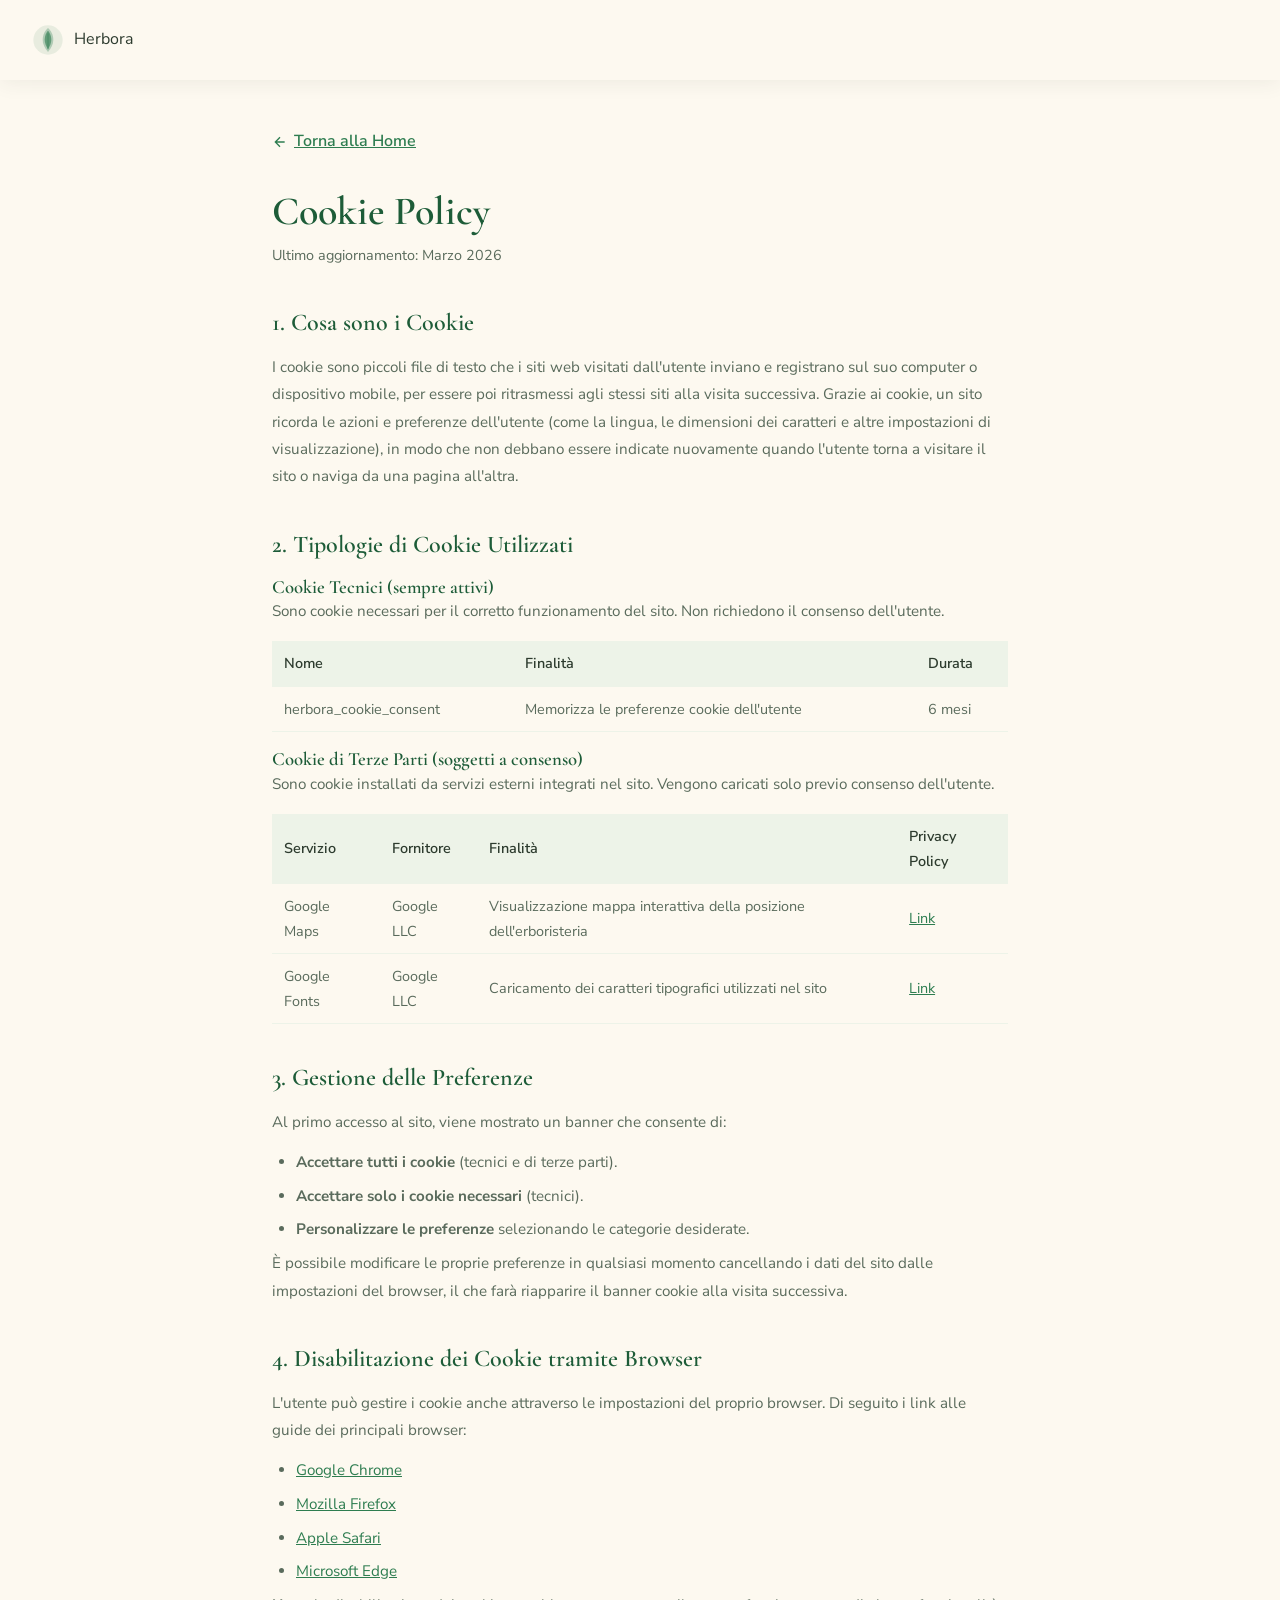
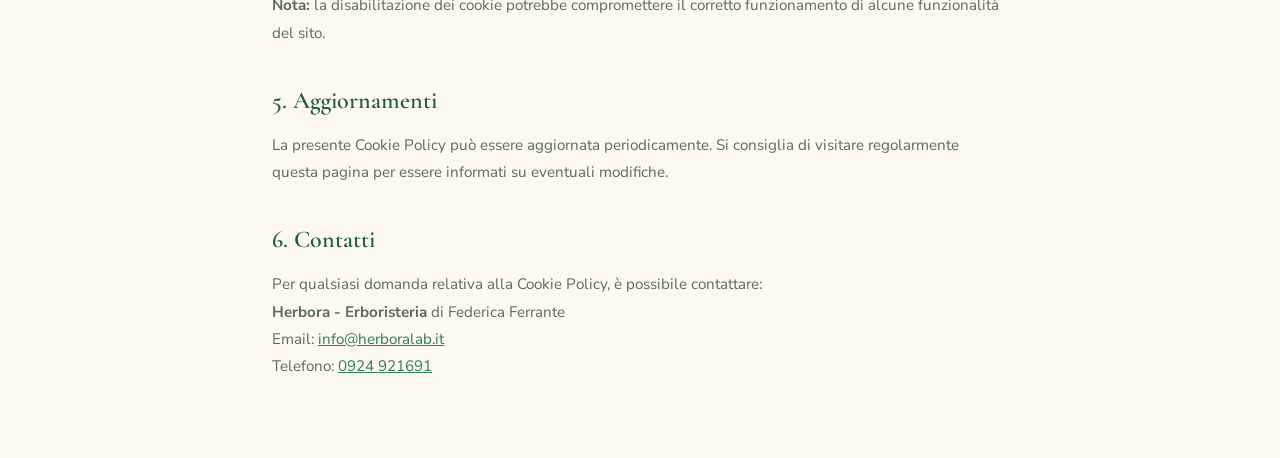
<file: cookie-policy.html>
<!DOCTYPE html>
<html lang="it">
<head>
    <meta charset="UTF-8">
    <meta name="viewport" content="width=device-width, initial-scale=1.0">
    <title>Cookie Policy - Herbora Erboristeria Partanna</title>
    <meta name="description" content="Informativa sui cookie del sito dell'erboristeria Herbora di Partanna (TP): quali cookie usiamo e come gestirli.">
    <link rel="canonical" href="https://herboralab.it/cookie-policy.html">
    <meta property="og:type" content="website">
    <meta property="og:title" content="Cookie Policy - Herbora Erboristeria Partanna">
    <meta property="og:url" content="https://herboralab.it/cookie-policy.html">
    <meta property="og:site_name" content="Herbora">
    <meta property="og:locale" content="it_IT">
    <meta property="og:image" content="https://herboralab.it/images/og-herbora.jpg">
    <meta property="og:image:secure_url" content="https://herboralab.it/images/og-herbora.jpg">
    <meta property="og:image:type" content="image/jpeg">
    <meta property="og:image:width" content="1200">
    <meta property="og:image:height" content="630">
    <meta property="og:image:alt" content="Logo Herbora Laboratorio Erboristico - Erboristeria a Partanna dal 1997">
    <meta name="twitter:card" content="summary_large_image">
    <meta name="twitter:image" content="https://herboralab.it/images/og-herbora.jpg">
    <meta name="robots" content="noindex, nofollow">
    <link rel="icon" type="image/x-icon" href="favicon.ico">
    <link rel="preconnect" href="https://fonts.googleapis.com">
    <link rel="preconnect" href="https://fonts.gstatic.com" crossorigin>
    <link href="https://fonts.googleapis.com/css2?family=Cormorant+Garamond:wght@400;500;600;700&family=Nunito+Sans:wght@300;400;500;600;700&display=swap" rel="stylesheet">
    <link rel="stylesheet" href="css/style.css">
    <style>
        .legal-page { padding: calc(var(--nav-height) + 3rem) 2rem 4rem; max-width: 800px; margin: 0 auto; }
        .legal-page h1 { font-size: 2.5rem; margin-bottom: 0.5rem; }
        .legal-page .legal-date { color: var(--text-medium); font-size: 0.9rem; margin-bottom: 2rem; }
        .legal-page h2 { font-size: 1.5rem; margin-top: 2.5rem; margin-bottom: 1rem; color: var(--herbora-dark); }
        .legal-page p, .legal-page li { color: var(--text-medium); line-height: 1.8; margin-bottom: 0.8rem; font-size: 0.95rem; }
        .legal-page ul { padding-left: 1.5rem; }
        .legal-page ul li { list-style: disc; margin-bottom: 0.4rem; }
        .legal-page a { color: var(--herbora-green); text-decoration: underline; }
        .legal-back { display: inline-flex; align-items: center; gap: 6px; margin-bottom: 2rem; color: var(--herbora-green); font-weight: 600; }
        .cookie-table { width: 100%; border-collapse: collapse; margin: 1rem 0; }
        .cookie-table th, .cookie-table td { padding: 10px 12px; text-align: left; border-bottom: 1px solid var(--sage-light); font-size: 0.9rem; }
        .cookie-table th { background: var(--sage-light); font-weight: 600; color: var(--text-dark); }
        .cookie-table td { color: var(--text-medium); }
    </style>
</head>
<body>
    <!-- Navbar -->
    <nav class="navbar scrolled">
        <div class="navbar-container">
            <a href="index.html" class="navbar-brand">
                <svg class="navbar-logo" viewBox="0 0 48 48" xmlns="http://www.w3.org/2000/svg">
                    <circle cx="24" cy="24" r="22" fill="#2E7D50" opacity="0.1"/>
                    <path d="M24 6c0 0-8 6-8 18c0 6 3 12 8 18c5-6 8-12 8-18c0-12-8-18-8-18z" fill="#2E7D50" opacity="0.3"/>
                    <path d="M24 10c0 0-5 5-5 14c0 4 2 9 5 14c3-5 5-10 5-14c0-9-5-14-5-14z" fill="#2E7D50" opacity="0.6"/>
                    <line x1="24" y1="14" x2="24" y2="38" stroke="#2E7D50" stroke-width="1.5" opacity="0.5"/>
                </svg>
                <span class="navbar-brand-text">Herbora</span>
            </a>
        </div>
    </nav>

    <main class="legal-page">
        <a href="index.html" class="legal-back">
            <svg width="16" height="16" viewBox="0 0 24 24" fill="none" stroke="currentColor" stroke-width="2"><path d="M19 12H5M12 19l-7-7 7-7"/></svg>
            Torna alla Home
        </a>

        <h1>Cookie Policy</h1>
        <p class="legal-date">Ultimo aggiornamento: Marzo 2026</p>

        <h2>1. Cosa sono i Cookie</h2>
        <p>I cookie sono piccoli file di testo che i siti web visitati dall'utente inviano e registrano sul suo computer o dispositivo mobile, per essere poi ritrasmessi agli stessi siti alla visita successiva. Grazie ai cookie, un sito ricorda le azioni e preferenze dell'utente (come la lingua, le dimensioni dei caratteri e altre impostazioni di visualizzazione), in modo che non debbano essere indicate nuovamente quando l'utente torna a visitare il sito o naviga da una pagina all'altra.</p>

        <h2>2. Tipologie di Cookie Utilizzati</h2>

        <h3>Cookie Tecnici (sempre attivi)</h3>
        <p>Sono cookie necessari per il corretto funzionamento del sito. Non richiedono il consenso dell'utente.</p>

        <table class="cookie-table">
            <thead>
                <tr>
                    <th>Nome</th>
                    <th>Finalità</th>
                    <th>Durata</th>
                </tr>
            </thead>
            <tbody>
                <tr>
                    <td>herbora_cookie_consent</td>
                    <td>Memorizza le preferenze cookie dell'utente</td>
                    <td>6 mesi</td>
                </tr>
            </tbody>
        </table>

        <h3>Cookie di Terze Parti (soggetti a consenso)</h3>
        <p>Sono cookie installati da servizi esterni integrati nel sito. Vengono caricati solo previo consenso dell'utente.</p>

        <table class="cookie-table">
            <thead>
                <tr>
                    <th>Servizio</th>
                    <th>Fornitore</th>
                    <th>Finalità</th>
                    <th>Privacy Policy</th>
                </tr>
            </thead>
            <tbody>
                <tr>
                    <td>Google Maps</td>
                    <td>Google LLC</td>
                    <td>Visualizzazione mappa interattiva della posizione dell'erboristeria</td>
                    <td><a href="https://policies.google.com/privacy" target="_blank" rel="noopener">Link</a></td>
                </tr>
                <tr>
                    <td>Google Fonts</td>
                    <td>Google LLC</td>
                    <td>Caricamento dei caratteri tipografici utilizzati nel sito</td>
                    <td><a href="https://policies.google.com/privacy" target="_blank" rel="noopener">Link</a></td>
                </tr>
            </tbody>
        </table>

        <h2>3. Gestione delle Preferenze</h2>
        <p>Al primo accesso al sito, viene mostrato un banner che consente di:</p>
        <ul>
            <li><strong>Accettare tutti i cookie</strong> (tecnici e di terze parti).</li>
            <li><strong>Accettare solo i cookie necessari</strong> (tecnici).</li>
            <li><strong>Personalizzare le preferenze</strong> selezionando le categorie desiderate.</li>
        </ul>
        <p>È possibile modificare le proprie preferenze in qualsiasi momento cancellando i dati del sito dalle impostazioni del browser, il che farà riapparire il banner cookie alla visita successiva.</p>

        <h2>4. Disabilitazione dei Cookie tramite Browser</h2>
        <p>L'utente può gestire i cookie anche attraverso le impostazioni del proprio browser. Di seguito i link alle guide dei principali browser:</p>
        <ul>
            <li><a href="https://support.google.com/chrome/answer/95647" target="_blank" rel="noopener">Google Chrome</a></li>
            <li><a href="https://support.mozilla.org/it/kb/protezione-antitracciamento-avanzata-firefox-desktop" target="_blank" rel="noopener">Mozilla Firefox</a></li>
            <li><a href="https://support.apple.com/it-it/guide/safari/sfri11471/mac" target="_blank" rel="noopener">Apple Safari</a></li>
            <li><a href="https://support.microsoft.com/it-it/microsoft-edge/eliminare-i-cookie-in-microsoft-edge-63947406-40ac-c3b8-57b9-2a946a29ae09" target="_blank" rel="noopener">Microsoft Edge</a></li>
        </ul>
        <p><strong>Nota:</strong> la disabilitazione dei cookie potrebbe compromettere il corretto funzionamento di alcune funzionalità del sito.</p>

        <h2>5. Aggiornamenti</h2>
        <p>La presente Cookie Policy può essere aggiornata periodicamente. Si consiglia di visitare regolarmente questa pagina per essere informati su eventuali modifiche.</p>

        <h2>6. Contatti</h2>
        <p>Per qualsiasi domanda relativa alla Cookie Policy, è possibile contattare:<br>
        <strong>Herbora - Erboristeria</strong> di Federica Ferrante<br>
        Email: <a href="mailto:info@herboralab.it">info@herboralab.it</a><br>
        Telefono: <a href="tel:+390924921691">0924 921691</a></p>
    </main>
</body>
</html>
</file>
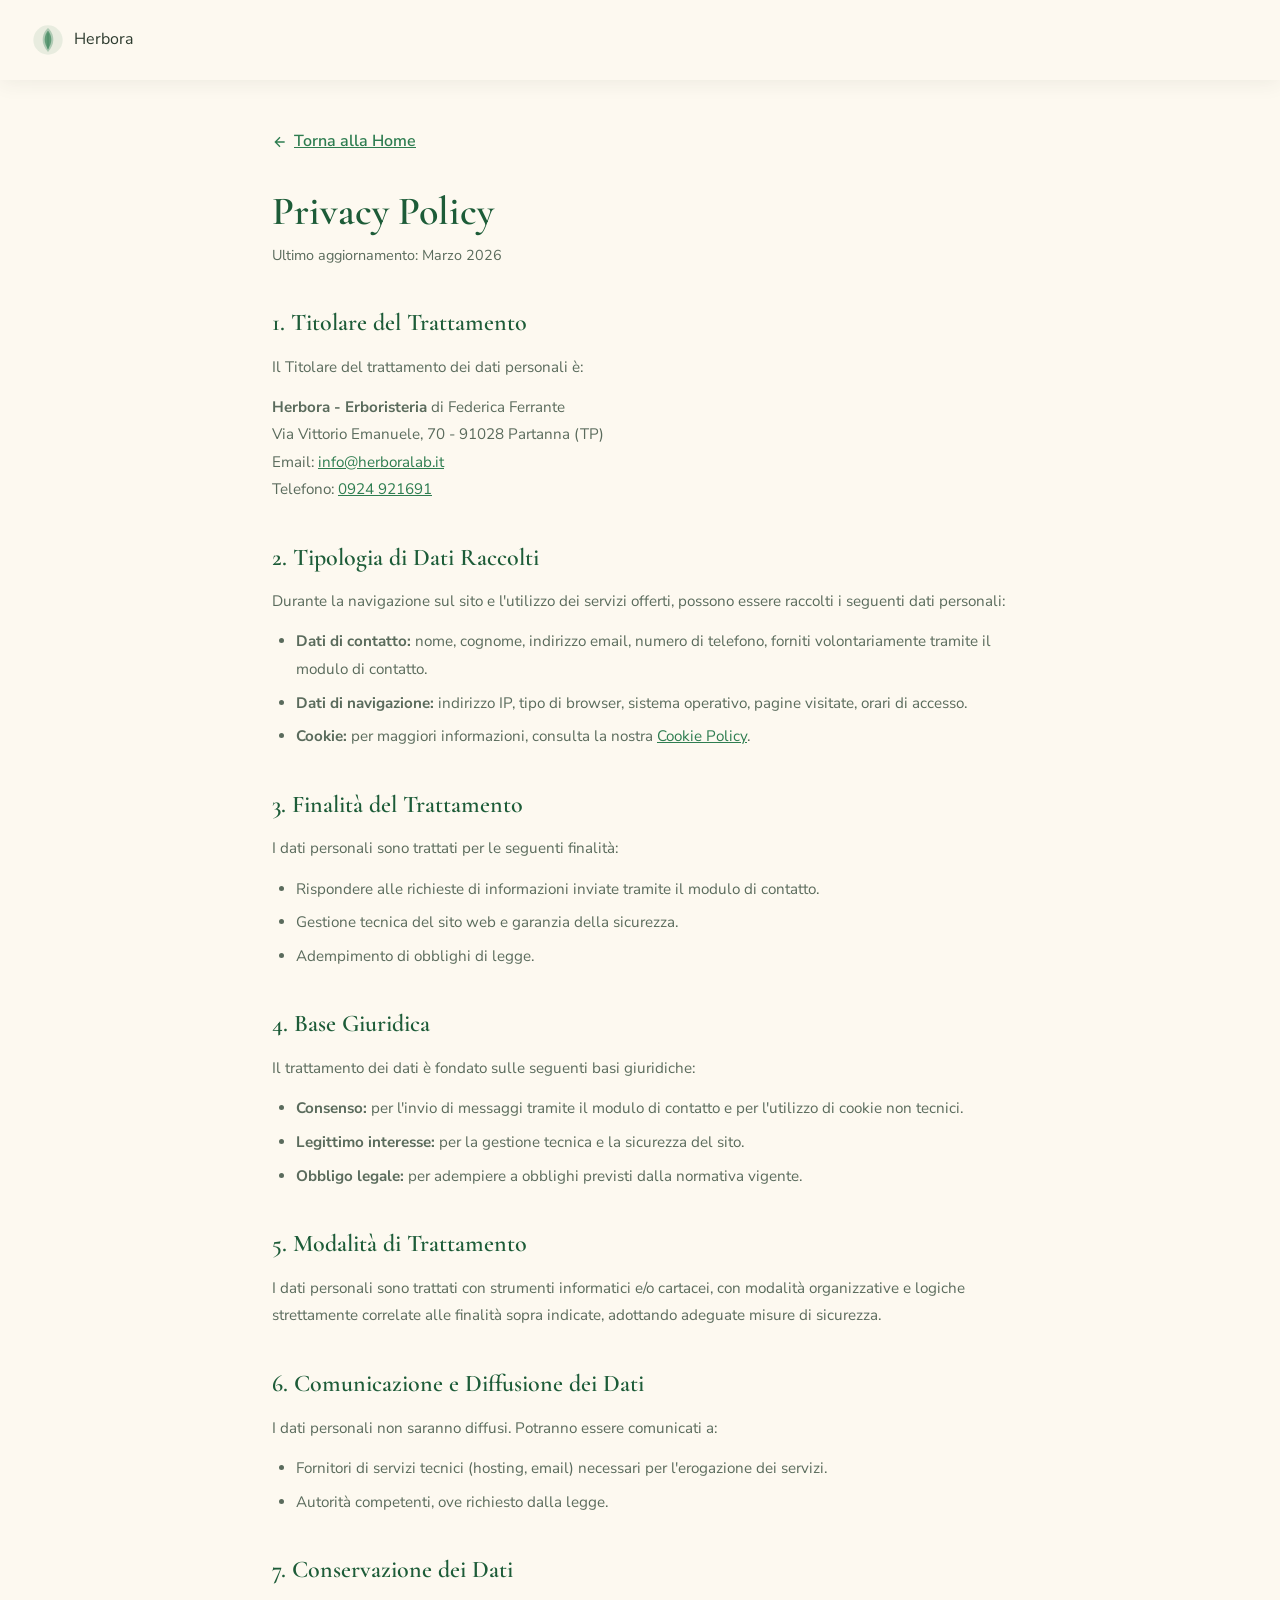
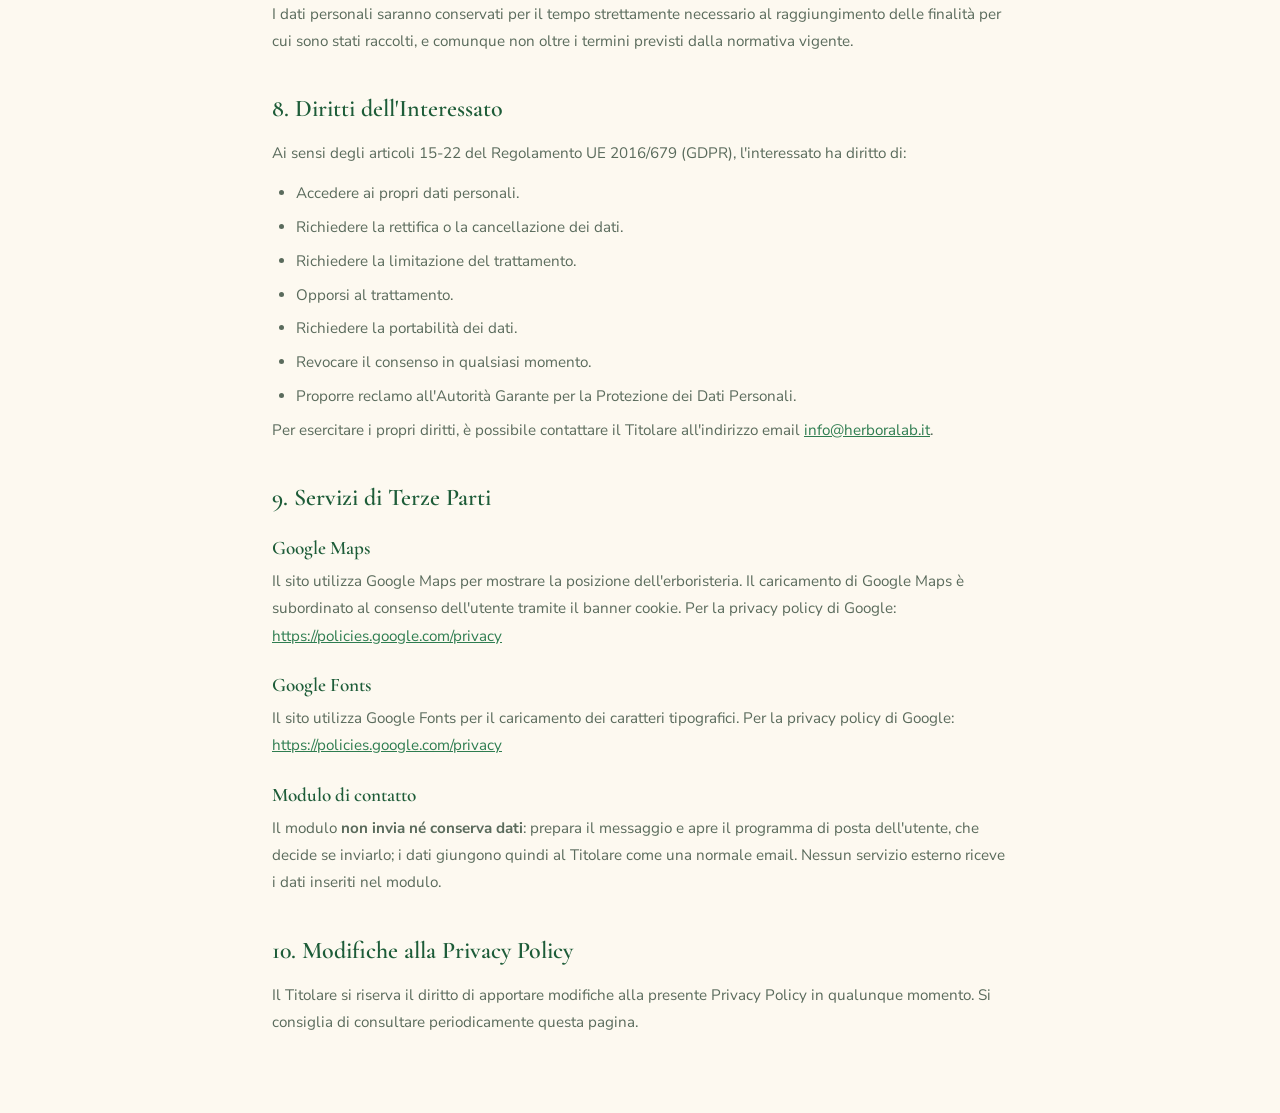
<file: privacy.html>
<!DOCTYPE html>
<html lang="it">
<head>
    <meta charset="UTF-8">
    <meta name="viewport" content="width=device-width, initial-scale=1.0">
    <title>Privacy Policy - Herbora Erboristeria Partanna</title>
    <meta name="description" content="Informativa sulla privacy del sito dell'erboristeria Herbora di Partanna (TP): quali dati raccogliamo e come li trattiamo.">
    <link rel="canonical" href="https://herboralab.it/privacy.html">
    <meta property="og:type" content="website">
    <meta property="og:title" content="Privacy Policy - Herbora Erboristeria Partanna">
    <meta property="og:url" content="https://herboralab.it/privacy.html">
    <meta property="og:site_name" content="Herbora">
    <meta property="og:locale" content="it_IT">
    <meta property="og:image" content="https://herboralab.it/images/og-herbora.jpg">
    <meta property="og:image:secure_url" content="https://herboralab.it/images/og-herbora.jpg">
    <meta property="og:image:type" content="image/jpeg">
    <meta property="og:image:width" content="1200">
    <meta property="og:image:height" content="630">
    <meta property="og:image:alt" content="Logo Herbora Laboratorio Erboristico - Erboristeria a Partanna dal 1997">
    <meta name="twitter:card" content="summary_large_image">
    <meta name="twitter:image" content="https://herboralab.it/images/og-herbora.jpg">
    <meta name="robots" content="noindex, nofollow">
    <link rel="icon" type="image/x-icon" href="favicon.ico">
    <link rel="preconnect" href="https://fonts.googleapis.com">
    <link rel="preconnect" href="https://fonts.gstatic.com" crossorigin>
    <link href="https://fonts.googleapis.com/css2?family=Cormorant+Garamond:wght@400;500;600;700&family=Nunito+Sans:wght@300;400;500;600;700&display=swap" rel="stylesheet">
    <link rel="stylesheet" href="css/style.css">
    <style>
        .legal-page { padding: calc(var(--nav-height) + 3rem) 2rem 4rem; max-width: 800px; margin: 0 auto; }
        .legal-page h1 { font-size: 2.5rem; margin-bottom: 0.5rem; }
        .legal-page .legal-date { color: var(--text-medium); font-size: 0.9rem; margin-bottom: 2rem; }
        .legal-page h2 { font-size: 1.5rem; margin-top: 2.5rem; margin-bottom: 1rem; color: var(--herbora-dark); }
        .legal-page h3 { font-size: 1.2rem; margin-top: 1.5rem; margin-bottom: 0.5rem; color: var(--herbora-dark); }
        .legal-page p, .legal-page li { color: var(--text-medium); line-height: 1.8; margin-bottom: 0.8rem; font-size: 0.95rem; }
        .legal-page ul { padding-left: 1.5rem; }
        .legal-page ul li { list-style: disc; margin-bottom: 0.4rem; }
        .legal-page a { color: var(--herbora-green); text-decoration: underline; }
        .legal-back { display: inline-flex; align-items: center; gap: 6px; margin-bottom: 2rem; color: var(--herbora-green); font-weight: 600; }
    </style>
</head>
<body>
    <!-- Navbar -->
    <nav class="navbar scrolled">
        <div class="navbar-container">
            <a href="index.html" class="navbar-brand">
                <svg class="navbar-logo" viewBox="0 0 48 48" xmlns="http://www.w3.org/2000/svg">
                    <circle cx="24" cy="24" r="22" fill="#2E7D50" opacity="0.1"/>
                    <path d="M24 6c0 0-8 6-8 18c0 6 3 12 8 18c5-6 8-12 8-18c0-12-8-18-8-18z" fill="#2E7D50" opacity="0.3"/>
                    <path d="M24 10c0 0-5 5-5 14c0 4 2 9 5 14c3-5 5-10 5-14c0-9-5-14-5-14z" fill="#2E7D50" opacity="0.6"/>
                    <line x1="24" y1="14" x2="24" y2="38" stroke="#2E7D50" stroke-width="1.5" opacity="0.5"/>
                </svg>
                <span class="navbar-brand-text">Herbora</span>
            </a>
        </div>
    </nav>

    <main class="legal-page">
        <a href="index.html" class="legal-back">
            <svg width="16" height="16" viewBox="0 0 24 24" fill="none" stroke="currentColor" stroke-width="2"><path d="M19 12H5M12 19l-7-7 7-7"/></svg>
            Torna alla Home
        </a>

        <h1>Privacy Policy</h1>
        <p class="legal-date">Ultimo aggiornamento: Marzo 2026</p>

        <h2>1. Titolare del Trattamento</h2>
        <p>Il Titolare del trattamento dei dati personali è:</p>
        <p><strong>Herbora - Erboristeria</strong> di Federica Ferrante<br>
        Via Vittorio Emanuele, 70 - 91028 Partanna (TP)<br>
        Email: <a href="mailto:info@herboralab.it">info@herboralab.it</a><br>
        Telefono: <a href="tel:+390924921691">0924 921691</a></p>

        <h2>2. Tipologia di Dati Raccolti</h2>
        <p>Durante la navigazione sul sito e l'utilizzo dei servizi offerti, possono essere raccolti i seguenti dati personali:</p>
        <ul>
            <li><strong>Dati di contatto:</strong> nome, cognome, indirizzo email, numero di telefono, forniti volontariamente tramite il modulo di contatto.</li>
            <li><strong>Dati di navigazione:</strong> indirizzo IP, tipo di browser, sistema operativo, pagine visitate, orari di accesso.</li>
            <li><strong>Cookie:</strong> per maggiori informazioni, consulta la nostra <a href="cookie-policy.html">Cookie Policy</a>.</li>
        </ul>

        <h2>3. Finalità del Trattamento</h2>
        <p>I dati personali sono trattati per le seguenti finalità:</p>
        <ul>
            <li>Rispondere alle richieste di informazioni inviate tramite il modulo di contatto.</li>
            <li>Gestione tecnica del sito web e garanzia della sicurezza.</li>
            <li>Adempimento di obblighi di legge.</li>
        </ul>

        <h2>4. Base Giuridica</h2>
        <p>Il trattamento dei dati è fondato sulle seguenti basi giuridiche:</p>
        <ul>
            <li><strong>Consenso:</strong> per l'invio di messaggi tramite il modulo di contatto e per l'utilizzo di cookie non tecnici.</li>
            <li><strong>Legittimo interesse:</strong> per la gestione tecnica e la sicurezza del sito.</li>
            <li><strong>Obbligo legale:</strong> per adempiere a obblighi previsti dalla normativa vigente.</li>
        </ul>

        <h2>5. Modalità di Trattamento</h2>
        <p>I dati personali sono trattati con strumenti informatici e/o cartacei, con modalità organizzative e logiche strettamente correlate alle finalità sopra indicate, adottando adeguate misure di sicurezza.</p>

        <h2>6. Comunicazione e Diffusione dei Dati</h2>
        <p>I dati personali non saranno diffusi. Potranno essere comunicati a:</p>
        <ul>
            <li>Fornitori di servizi tecnici (hosting, email) necessari per l'erogazione dei servizi.</li>
            <li>Autorità competenti, ove richiesto dalla legge.</li>
        </ul>

        <h2>7. Conservazione dei Dati</h2>
        <p>I dati personali saranno conservati per il tempo strettamente necessario al raggiungimento delle finalità per cui sono stati raccolti, e comunque non oltre i termini previsti dalla normativa vigente.</p>

        <h2>8. Diritti dell'Interessato</h2>
        <p>Ai sensi degli articoli 15-22 del Regolamento UE 2016/679 (GDPR), l'interessato ha diritto di:</p>
        <ul>
            <li>Accedere ai propri dati personali.</li>
            <li>Richiedere la rettifica o la cancellazione dei dati.</li>
            <li>Richiedere la limitazione del trattamento.</li>
            <li>Opporsi al trattamento.</li>
            <li>Richiedere la portabilità dei dati.</li>
            <li>Revocare il consenso in qualsiasi momento.</li>
            <li>Proporre reclamo all'Autorità Garante per la Protezione dei Dati Personali.</li>
        </ul>
        <p>Per esercitare i propri diritti, è possibile contattare il Titolare all'indirizzo email <a href="mailto:info@herboralab.it">info@herboralab.it</a>.</p>

        <h2>9. Servizi di Terze Parti</h2>
        <h3>Google Maps</h3>
        <p>Il sito utilizza Google Maps per mostrare la posizione dell'erboristeria. Il caricamento di Google Maps è subordinato al consenso dell'utente tramite il banner cookie. Per la privacy policy di Google: <a href="https://policies.google.com/privacy" target="_blank" rel="noopener">https://policies.google.com/privacy</a></p>
        <h3>Google Fonts</h3>
        <p>Il sito utilizza Google Fonts per il caricamento dei caratteri tipografici. Per la privacy policy di Google: <a href="https://policies.google.com/privacy" target="_blank" rel="noopener">https://policies.google.com/privacy</a></p>
        <h3>Modulo di contatto</h3>
        <p>Il modulo <strong>non invia né conserva dati</strong>: prepara il messaggio e apre il programma di posta dell'utente, che decide se inviarlo; i dati giungono quindi al Titolare come una normale email. Nessun servizio esterno riceve i dati inseriti nel modulo.</p>

        <h2>10. Modifiche alla Privacy Policy</h2>
        <p>Il Titolare si riserva il diritto di apportare modifiche alla presente Privacy Policy in qualunque momento. Si consiglia di consultare periodicamente questa pagina.</p>
    </main>
</body>
</html>
</file>
<file: css/style.css>
/* ========================================
   HERBORA - Erboristeria Partanna
   Botanical Editorial Style
   ======================================== */

/* ===== CSS VARIABLES ===== */
:root {
    --cream:           #FDF9F0;
    --cream-dark:      #F5EDD8;
    --sage:            #A8C5A0;
    --sage-light:      #EDF3E8;
    --sage-dark:       #7BA374;
    --herbora-green:   #2E7D50;
    --herbora-dark:    #1D5C38;
    --forest:          #2A5A3C;
    --terracotta:      #C4724A;
    --terracotta-light:#D4896A;
    --text-dark:       #2D3B2E;
    --text-medium:     #5A6B5C;

    --font-heading: 'Cormorant Garamond', Georgia, 'Times New Roman', serif;
    --font-body:    'Nunito Sans', -apple-system, BlinkMacSystemFont, 'Segoe UI', Roboto, sans-serif;

    --nav-height: 80px;
    --container-max: 1200px;
    --container-wide: 1400px;
}

/* ===== RESET ===== */
*, *::before, *::after {
    margin: 0;
    padding: 0;
    box-sizing: border-box;
}

html {
    scroll-behavior: smooth;
    -webkit-text-size-adjust: 100%;
}

body {
    font-family: var(--font-body);
    font-weight: 400;
    font-size: 16px;
    line-height: 1.7;
    color: var(--text-dark);
    background-color: var(--cream);
    overflow-x: hidden;
}

img, svg {
    max-width: 100%;
    height: auto;
    display: block;
}

a {
    color: inherit;
    text-decoration: none;
}

ul, ol {
    list-style: none;
}

button {
    cursor: pointer;
    border: none;
    background: none;
    font-family: inherit;
}

input, textarea, select {
    font-family: inherit;
    font-size: inherit;
}

/* ===== TYPOGRAPHY ===== */
h1, h2, h3, h4, h5, h6 {
    font-family: var(--font-heading);
    font-weight: 600;
    line-height: 1.2;
    color: var(--herbora-dark);
}

.accent {
    color: var(--terracotta);
}

/* ===== UTILITIES ===== */
.section-container {
    max-width: var(--container-max);
    margin: 0 auto;
    padding: 0 2rem;
    text-align: center;
}

.section-badge {
    display: inline-flex;
    align-items: center;
    gap: 6px;
    padding: 6px 18px;
    background: var(--sage-light);
    color: var(--herbora-green);
    font-size: 0.85rem;
    font-weight: 600;
    letter-spacing: 0.05em;
    border-radius: 50px;
    margin-bottom: 1rem;
}

.section-title {
    font-size: clamp(2rem, 5vw, 3.2rem);
    margin-bottom: 1rem;
}

.section-subtitle {
    font-size: 1.1rem;
    color: var(--text-medium);
    max-width: 600px;
    margin: 0 auto 3rem;
}

/* ===== BUTTONS ===== */
.btn {
    display: inline-flex;
    align-items: center;
    gap: 8px;
    padding: 14px 28px;
    border-radius: 50px;
    font-weight: 600;
    font-size: 0.95rem;
    transition: all 0.3s ease;
    letter-spacing: 0.02em;
}

.btn-primary {
    background: var(--terracotta);
    color: #fff;
}

.btn-primary:hover {
    background: var(--terracotta-light);
    transform: translateY(-2px);
    box-shadow: 0 8px 25px rgba(196, 114, 74, 0.3);
}

.btn-whatsapp {
    border: 2px solid var(--herbora-green);
    color: var(--herbora-green);
    background: transparent;
}

.btn-whatsapp:hover {
    background: var(--herbora-green);
    color: #fff;
    transform: translateY(-2px);
}

.btn-small {
    padding: 8px 16px;
    font-size: 0.85rem;
    background: var(--sage);
    color: #fff;
    border-radius: 6px;
    border: none;
    cursor: pointer;
    transition: background 0.3s ease;
}

.btn-small:hover {
    background: var(--sage-dark);
}

/* ===== WAVE DIVIDERS ===== */
.wave-divider {
    position: absolute;
    bottom: -1px;
    left: 0;
    width: 100%;
    line-height: 0;
    z-index: 2;
}

.wave-divider svg {
    width: 100%;
    height: 80px;
}

/* ===== NAVBAR ===== */
.navbar {
    position: fixed;
    top: 0;
    left: 0;
    right: 0;
    z-index: 1000;
    padding: 0 2rem;
    height: var(--nav-height);
    display: flex;
    align-items: center;
    transition: background 0.4s ease, box-shadow 0.4s ease, backdrop-filter 0.4s ease;
}

.navbar.scrolled {
    background: rgba(253, 249, 240, 0.92);
    backdrop-filter: blur(12px);
    -webkit-backdrop-filter: blur(12px);
    box-shadow: 0 2px 20px rgba(45, 59, 46, 0.08);
}

.navbar-container {
    max-width: var(--container-wide);
    width: 100%;
    margin: 0 auto;
    display: flex;
    align-items: center;
    justify-content: space-between;
}

.navbar-brand {
    display: flex;
    align-items: center;
    gap: 10px;
    z-index: 10;
}

.navbar-logo {
    width: 32px;
    height: 48px;
    flex-shrink: 0;
}

.navbar-brand-text {
    display: flex;
    flex-direction: column;
}

.navbar-brand-text span:first-child {
    font-family: var(--font-heading);
    font-size: 1.6rem;
    font-weight: 700;
    color: var(--herbora-dark);
    letter-spacing: 0.02em;
    line-height: 1.2;
}

.brand-subtitle {
    font-family: var(--font-body);
    font-size: 0.72rem;
    font-weight: 400;
    color: var(--text-medium);
    letter-spacing: 0.06em;
}

.navbar-links {
    display: flex;
    align-items: center;
    gap: 2rem;
}

.nav-link {
    font-size: 0.9rem;
    letter-spacing: 0.08em;
    color: var(--text-medium);
    transition: color 0.3s ease;
    position: relative;
}

.nav-link::after {
    content: '';
    position: absolute;
    bottom: -4px;
    left: 0;
    width: 0;
    height: 2px;
    background: var(--terracotta);
    transition: width 0.3s ease;
    border-radius: 2px;
}

.nav-link:hover {
    color: var(--herbora-green);
}

.nav-link:hover::after {
    width: 100%;
}

.navbar-social {
    display: flex;
    align-items: center;
    gap: 12px;
}

.navbar-social-link {
    display: flex;
    align-items: center;
    justify-content: center;
    color: var(--herbora-green);
    transition: color 0.3s ease;
}

.navbar-social-link:hover {
    color: var(--terracotta);
}

.navbar-social-wa {
    color: #25D366;
}

.navbar-social-wa:hover {
    color: #128C7E;
}

.navbar-cta {
    display: inline-flex;
    align-items: center;
    gap: 6px;
    padding: 10px 22px;
    background: var(--terracotta);
    color: #fff;
    border-radius: 50px;
    font-size: 0.88rem;
    font-weight: 600;
    letter-spacing: 0.02em;
    transition: all 0.3s ease;
}

.navbar-cta:hover {
    background: var(--terracotta-light);
    transform: translateY(-1px);
    box-shadow: 0 4px 15px rgba(196, 114, 74, 0.3);
}

.navbar-toggle {
    display: none;
    z-index: 10;
    padding: 4px;
    background: none;
    border: none;
    cursor: pointer;
}

.navbar-toggle.is-open {
    position: fixed;
    top: 20px;
    right: 2rem;
    z-index: 1001;
}

.navbar-social.is-hidden {
    visibility: hidden;
    pointer-events: none;
}

/* ===== MOBILE OVERLAY ===== */
.mobile-overlay {
    position: fixed;
    top: 0;
    left: 0;
    right: 0;
    bottom: 0;
    background: rgba(253, 249, 240, 0.97);
    z-index: 999;
    display: flex;
    align-items: center;
    justify-content: center;
    opacity: 0;
    visibility: hidden;
    transition: opacity 0.4s ease, visibility 0.4s ease;
}

.mobile-overlay.active {
    opacity: 1;
    visibility: visible;
}

.mobile-overlay-pattern {
    position: absolute;
    top: 0;
    left: 0;
    width: 100%;
    height: 100%;
    opacity: 0.5;
    pointer-events: none;
}

.mobile-nav-links {
    display: flex;
    flex-direction: column;
    align-items: center;
    gap: 1.5rem;
    z-index: 5;
}

.mobile-link {
    font-family: var(--font-heading);
    font-size: 1.8rem;
    font-weight: 500;
    color: var(--herbora-dark);
    transition: color 0.3s ease;
    letter-spacing: 0.02em;
}

.mobile-link:hover {
    color: var(--terracotta);
}

.mobile-social {
    display: flex;
    align-items: center;
    gap: 1.5rem;
    margin-top: 1.5rem;
}

.mobile-social-link {
    color: var(--herbora-green);
    transition: color 0.3s ease;
}

.mobile-social-link:hover {
    color: var(--terracotta);
}

.mobile-social-wa {
    color: #25D366;
}

.mobile-social-wa:hover {
    color: #128C7E;
}

/* ===== HERO ===== */
.hero {
    position: relative;
    min-height: 100vh;
    display: flex;
    align-items: center;
    padding: calc(var(--nav-height) + 2rem) 2rem 8rem;
    background: var(--cream);
    overflow: hidden;
}

.hero-wash {
    position: absolute;
    top: -20%;
    right: -10%;
    width: 70%;
    height: 80%;
    background: radial-gradient(ellipse at center, rgba(168, 197, 160, 0.25) 0%, transparent 70%);
    pointer-events: none;
}

.hero-botanical {
    position: absolute;
    pointer-events: none;
    z-index: 1;
}

.hero-botanical-1 {
    top: 12%;
    right: 5%;
    width: 60px;
    animation: gentleFloat 7s ease-in-out infinite;
}

.hero-botanical-2 {
    top: 25%;
    right: 42%;
    width: 45px;
    animation: gentleFloat 5.5s ease-in-out infinite 1s;
}

.hero-botanical-3 {
    bottom: 20%;
    right: 8%;
    width: 40px;
    animation: gentleFloat 6s ease-in-out infinite 2s;
}

.hero-botanical-4 {
    top: 60%;
    left: 5%;
    width: 35px;
    animation: gentleFloat 8s ease-in-out infinite 0.5s;
}

@keyframes gentleFloat {
    0%, 100% { transform: translateY(0) rotate(0deg); }
    25% { transform: translateY(-12px) rotate(2deg); }
    50% { transform: translateY(-6px) rotate(-1deg); }
    75% { transform: translateY(-15px) rotate(1deg); }
}

.hero-container {
    max-width: var(--container-wide);
    margin: 0 auto;
    width: 100%;
    display: grid;
    grid-template-columns: minmax(0, 55fr) minmax(0, 45fr);
    gap: 4rem;
    align-items: center;
    position: relative;
    z-index: 3;
}

.hero-content {
    opacity: 0;
}

.hero-content.animated {
    animation: leafWipe 0.8s ease-out forwards;
}

.hero-badge {
    display: inline-flex;
    align-items: center;
    gap: 6px;
    padding: 8px 18px;
    background: rgba(46, 125, 80, 0.1);
    color: var(--herbora-green);
    font-size: 0.88rem;
    font-weight: 600;
    border-radius: 50px;
    margin-bottom: 1.5rem;
    letter-spacing: 0.03em;
}

.hero-badge svg {
    flex-shrink: 0;
}

.hero-title {
    font-size: clamp(2.5rem, 5.5vw, 4rem);
    font-weight: 700;
    line-height: 1.15;
    margin-bottom: 1.5rem;
    color: var(--herbora-dark);
    position: relative;
}

.hero-title-accent {
    color: var(--terracotta);
    font-style: italic;
}

.hero-vine-underline {
    position: absolute;
    bottom: -8px;
    left: 0;
    width: 100%;
    height: 20px;
}

.hero-subtitle {
    font-size: 1.15rem;
    color: var(--text-medium);
    line-height: 1.8;
    margin-bottom: 2rem;
    max-width: 520px;
}

.hero-ctas {
    display: flex;
    flex-wrap: wrap;
    gap: 1rem;
}

.hero-visual {
    position: relative;
    display: flex;
    justify-content: center;
    align-items: center;
}

.hero-visual.animated {
    animation: organicGrow 0.8s ease-out forwards;
}

.hero-image-wrapper {
    position: relative;
    width: 380px;
    height: 380px;
    display: flex;
    align-items: center;
    justify-content: center;
    border-radius: 50%;
    background: radial-gradient(circle, rgba(168, 197, 160, 0.12) 0%, rgba(46, 125, 80, 0.04) 60%, transparent 80%);
}

.hero-logo-glow {
    position: absolute;
    width: 85%;
    height: 85%;
    border-radius: 50%;
    background: radial-gradient(circle, rgba(46, 125, 80, 0.1) 0%, rgba(168, 197, 160, 0.06) 50%, transparent 70%);
    filter: blur(30px);
    animation: hero-glow-pulse 4s ease-in-out infinite;
}

.hero-logo-ring {
    position: absolute;
    width: 92%;
    height: 92%;
    border-radius: 50%;
    border: 1.5px solid rgba(46, 125, 80, 0.12);
    animation: hero-ring-rotate 20s linear infinite;
}

.hero-logo-ring::before {
    content: '';
    position: absolute;
    top: -3px;
    left: 50%;
    width: 6px;
    height: 6px;
    border-radius: 50%;
    background: var(--herbora-green);
    opacity: 0.4;
}

.hero-logo {
    position: relative;
    width: 65%;
    height: 65%;
    object-fit: cover;
    border-radius: 50%;
    filter: drop-shadow(0 8px 32px rgba(46, 125, 80, 0.18));
    animation: hero-logo-float 6s ease-in-out infinite;
}

@keyframes hero-glow-pulse {
    0%, 100% { opacity: 0.6; transform: scale(1); }
    50% { opacity: 1; transform: scale(1.05); }
}

@keyframes hero-ring-rotate {
    to { transform: rotate(360deg); }
}

@keyframes hero-logo-float {
    0%, 100% { transform: translateY(0); }
    50% { transform: translateY(-8px); }
}

.hero-experience-card {
    position: absolute;
    bottom: 30px;
    right: 30px;
    background: #fff;
    padding: 16px 22px;
    border-radius: 16px;
    box-shadow: 0 8px 30px rgba(45, 59, 46, 0.12);
    display: flex;
    align-items: center;
    gap: 12px;
    z-index: 5;
}

.hero-experience-card.animated {
    animation: bloomIn 0.6s ease-out 0.5s both;
}

.hero-experience-number {
    font-family: var(--font-heading);
    font-size: 2.2rem;
    font-weight: 700;
    color: var(--terracotta);
    line-height: 1;
}

.hero-experience-text {
    font-size: 0.85rem;
    font-weight: 600;
    color: var(--text-medium);
    line-height: 1.4;
}

/* ===== ORGANIC ANIMATIONS ===== */
@keyframes leafWipe {
    from {
        opacity: 0;
        clip-path: inset(0 100% 0 0);
    }
    to {
        opacity: 1;
        clip-path: inset(0 0 0 0);
    }
}

@keyframes organicGrow {
    from {
        opacity: 0;
        clip-path: circle(0% at 50% 50%);
    }
    to {
        opacity: 1;
        clip-path: circle(75% at 50% 50%);
    }
}

@keyframes bloomIn {
    from {
        opacity: 0;
        transform: scale(0.6) rotate(-5deg);
    }
    to {
        opacity: 1;
        transform: scale(1) rotate(0deg);
    }
}

@keyframes fadeInUp {
    from {
        opacity: 0;
        transform: translateY(30px);
    }
    to {
        opacity: 1;
        transform: translateY(0);
    }
}

/* Hidden states for animation targets */
[data-organic] {
    opacity: 0;
}

[data-organic].animated {
    opacity: 1;
}

[data-organic="grow"].animated {
    animation: organicGrow 0.7s ease-out forwards;
}

[data-organic="leaf-wipe"].animated {
    animation: leafWipe 0.7s ease-out forwards;
}

[data-organic="bloom"].animated {
    animation: bloomIn 0.6s ease-out forwards;
}

/* ===== STORIA / TIMELINE ===== */
.storia {
    position: relative;
    padding: 6rem 0 8rem;
    background: var(--cream);
}

.timeline-grid {
    max-width: var(--container-max);
    margin: 2rem auto 0;
    padding: 0 2rem;
    display: grid;
    grid-template-columns: repeat(3, 1fr);
    gap: 1.5rem;
}

.timeline-node {
    padding: 2rem 1.5rem;
    text-align: center;
    position: relative;
    background: #fff;
    border-radius: 20px;
    transition: transform 0.3s ease, box-shadow 0.3s ease;
    border: 2px solid transparent;
}

.timeline-node:hover {
    transform: translateY(-4px);
    box-shadow: 0 8px 25px rgba(45, 59, 46, 0.1);
    border-color: var(--sage);
}

.timeline-year {
    font-family: var(--font-heading);
    font-size: 2.5rem;
    font-weight: 700;
    color: var(--terracotta);
    margin-bottom: 0.8rem;
}

.timeline-icon {
    width: 56px;
    height: 56px;
    margin: 0 auto 1rem;
}

.timeline-title {
    font-size: 1.15rem;
    font-weight: 600;
    margin-bottom: 0.6rem;
    color: var(--herbora-dark);
}

.timeline-desc {
    font-size: 0.9rem;
    color: var(--text-medium);
    line-height: 1.6;
}

/* ===== FILOSOFIA ===== */
.filosofia {
    position: relative;
    padding: 6rem 0 8rem;
    background: var(--sage-light);
}

.filosofia-container {
    max-width: var(--container-wide);
    margin: 0 auto;
    padding: 0 2rem;
    display: grid;
    grid-template-columns: minmax(0, 55fr) minmax(0, 45fr);
    gap: 0;
    align-items: center;
}

.filosofia-image {
    position: relative;
}

.filosofia-image-inner {
    border-radius: 20px;
    overflow: hidden;
    box-shadow: 0 20px 50px rgba(45, 59, 46, 0.15);
}

.filosofia-image-inner svg,
.filosofia-image-inner img {
    width: 100%;
    height: auto;
    display: block;
}

/* foto del negozio verticale: inquadrata in orizzontale (scaffali, banco e muro in pietra) */
.filosofia-image-inner img {
    aspect-ratio: 4 / 3;
    object-fit: cover;
    object-position: 50% 58%;
}

.filosofia-card {
    background: #fff;
    padding: 3rem 2.5rem;
    border-radius: 20px;
    box-shadow: 0 10px 40px rgba(45, 59, 46, 0.08);
    margin-left: -60px;
    position: relative;
    z-index: 3;
}

.filosofia-title {
    font-size: clamp(1.8rem, 3.5vw, 2.5rem);
    margin-bottom: 1.2rem;
}

.filosofia-text {
    color: var(--text-medium);
    margin-bottom: 1rem;
    line-height: 1.8;
}

.filosofia-values {
    display: grid;
    grid-template-columns: repeat(3, 1fr);
    gap: 1.5rem;
    margin-top: 2rem;
    padding-top: 2rem;
    border-top: 1px solid var(--sage-light);
}

.filosofia-value {
    text-align: center;
}

.filosofia-value-icon {
    width: 56px;
    height: 56px;
    margin: 0 auto 0.8rem;
    background: var(--sage-light);
    border-radius: 50%;
    display: flex;
    align-items: center;
    justify-content: center;
    padding: 8px;
}

.filosofia-value h4 {
    font-family: var(--font-heading);
    font-size: 1.1rem;
    font-weight: 600;
    margin-bottom: 0.4rem;
    color: var(--herbora-dark);
}

.filosofia-value p {
    font-size: 0.82rem;
    color: var(--text-medium);
    line-height: 1.5;
}

/* ===== SERVIZI (Grid uniforme) ===== */
.servizi {
    position: relative;
    padding: 6rem 0 8rem;
    background: var(--cream);
}

.servizi-grid {
    max-width: var(--container-max);
    margin: 0 auto;
    padding: 0 2rem;
    display: grid;
    grid-template-columns: repeat(4, 1fr);
    gap: 1.5rem;
}

.servizio-card {
    background: #fff;
    border-radius: 20px;
    padding: 2rem;
    transition: transform 0.3s ease, box-shadow 0.3s ease, border-color 0.3s ease;
    border: 2px solid transparent;
    display: flex;
    flex-direction: column;
    align-items: center;
    text-align: center;
}

.servizio-card:hover {
    transform: translateY(-6px);
    box-shadow: 0 12px 35px rgba(45, 59, 46, 0.1);
    border-color: var(--sage);
}

.servizio-card:hover .servizio-icon svg {
    transform: rotate(5deg);
}

.servizio-icon {
    width: 56px;
    height: 56px;
    margin-bottom: 1.2rem;
    flex-shrink: 0;
}

.servizio-icon svg {
    transition: transform 0.3s ease;
}

.servizio-title {
    font-family: var(--font-heading);
    font-size: 1.15rem;
    font-weight: 600;
    color: var(--herbora-dark);
    margin-bottom: 0.6rem;
}

.servizio-desc {
    font-size: 0.88rem;
    color: var(--text-medium);
    line-height: 1.7;
}

/* ===== FITODIMA (Homepage) ===== */
.fitodima {
    position: relative;
    padding: 6rem 0 8rem;
    background: var(--sage-light);
}

.fitodima-grid {
    max-width: var(--container-max);
    margin: 0 auto;
    padding: 0 2rem;
    display: grid;
    grid-template-columns: repeat(3, minmax(0, 1fr));
    gap: 2rem;
}

.fitodima-card {
    background: #fff;
    border-radius: 20px;
    overflow: hidden;
    transition: transform 0.3s ease, box-shadow 0.3s ease;
    border: 2px solid transparent;
}

.fitodima-card:hover {
    transform: translateY(-4px);
    box-shadow: 0 16px 40px rgba(45, 59, 46, 0.12);
    border-color: var(--sage);
}

.fitodima-card-image {
    background: var(--cream);
    height: 280px;
    display: flex;
    align-items: center;
    justify-content: center;
    overflow: hidden;
}

.fitodima-card-image img {
    width: 100%;
    height: 100%;
    object-fit: cover;
}

.fitodima-card-body {
    padding: 1.5rem 2rem 2rem;
}

.fitodima-card-badge {
    display: inline-block;
    padding: 4px 14px;
    background: var(--terracotta);
    color: #fff;
    font-size: 0.78rem;
    font-weight: 600;
    border-radius: 50px;
    letter-spacing: 0.04em;
    margin-bottom: 0.8rem;
}

.fitodima-card h3 {
    font-size: 1.5rem;
    margin-bottom: 0.6rem;
}

.fitodima-card p {
    font-size: 0.92rem;
    color: var(--text-medium);
    line-height: 1.7;
    margin-bottom: 1.2rem;
}

.fitodima-card-highlights {
    display: flex;
    flex-direction: column;
    gap: 0.5rem;
    margin-bottom: 1.5rem;
}

.fitodima-card-highlights li {
    display: flex;
    align-items: center;
    gap: 8px;
    font-size: 0.88rem;
    color: var(--text-medium);
}

.fitodima-card-highlights li svg {
    flex-shrink: 0;
    color: var(--herbora-green);
}

/* ===== PRODUCT PAGE ===== */
.product-hero {
    position: relative;
    padding: calc(var(--nav-height) + 3rem) 2rem 5rem;
    background: var(--sage-light);
}

.product-hero-container {
    max-width: var(--container-max);
    margin: 0 auto;
    display: grid;
    grid-template-columns: minmax(0, 45fr) minmax(0, 55fr);
    gap: 3rem;
    align-items: center;
}

.product-hero-image {
    background: #fff;
    border-radius: 20px;
    padding: 2rem;
    box-shadow: 0 8px 30px rgba(45, 59, 46, 0.08);
    display: flex;
    align-items: center;
    justify-content: center;
}

.product-hero-image img {
    width: 100%;
    max-height: 420px;
    object-fit: contain;
    border-radius: 12px;
}

.product-hero-badges {
    display: flex;
    gap: 0.6rem;
    margin-bottom: 1rem;
}

.product-badge-line {
    display: inline-block;
    padding: 4px 14px;
    background: rgba(46, 125, 80, 0.1);
    color: var(--herbora-green);
    font-size: 0.8rem;
    font-weight: 600;
    border-radius: 50px;
}

.product-badge-type {
    display: inline-block;
    padding: 4px 14px;
    background: var(--terracotta);
    color: #fff;
    font-size: 0.8rem;
    font-weight: 600;
    border-radius: 50px;
}

.product-hero-content h1 {
    font-size: clamp(2rem, 5vw, 3rem);
    margin-bottom: 1rem;
}

.product-hero-content > p {
    font-size: 1.05rem;
    color: var(--text-medium);
    line-height: 1.8;
    margin-bottom: 2rem;
    max-width: 540px;
}

.product-hero-ctas {
    display: flex;
    flex-wrap: wrap;
    gap: 1rem;
}

.product-ingredients {
    padding: 5rem 0;
    background: var(--cream);
}

.product-ingredients-grid {
    max-width: var(--container-max);
    margin: 0 auto;
    padding: 0 2rem;
    display: grid;
    grid-template-columns: repeat(3, 1fr);
    gap: 1.5rem;
}

.ingredient-card {
    background: #fff;
    border-radius: 16px;
    padding: 2rem 1.5rem;
    text-align: center;
    transition: transform 0.3s ease, box-shadow 0.3s ease, border-color 0.3s ease;
    border: 2px solid transparent;
}

.ingredient-card:hover {
    transform: translateY(-4px);
    box-shadow: 0 10px 30px rgba(45, 59, 46, 0.08);
    border-color: var(--sage);
}

.ingredient-icon {
    width: 56px;
    height: 56px;
    margin: 0 auto 1rem;
    background: var(--sage-light);
    border-radius: 50%;
    display: flex;
    align-items: center;
    justify-content: center;
}

.ingredient-icon svg {
    width: 28px;
    height: 28px;
    color: var(--herbora-green);
}

.ingredient-card h3 {
    font-size: 1.1rem;
    margin-bottom: 0.5rem;
}

.ingredient-card p {
    font-size: 0.85rem;
    color: var(--text-medium);
    line-height: 1.7;
}

.product-infographic {
    padding: 5rem 0;
    background: var(--sage-light);
}

.product-infographic-container {
    max-width: var(--container-max);
    margin: 0 auto;
    padding: 0 2rem;
    display: grid;
    grid-template-columns: minmax(0, 55fr) minmax(0, 45fr);
    gap: 2rem;
    align-items: center;
}

.product-infographic-image {
    border-radius: 20px;
    overflow: hidden;
    box-shadow: 0 8px 30px rgba(45, 59, 46, 0.08);
}

.product-infographic-image img {
    width: 100%;
    height: auto;
    display: block;
}

.product-usage-card {
    background: #fff;
    border-radius: 20px;
    padding: 2.5rem 2rem;
}

.product-usage-card h3 {
    font-size: 1.4rem;
    margin-bottom: 1.2rem;
}

.product-usage-list {
    display: flex;
    flex-direction: column;
    gap: 0.8rem;
    margin-bottom: 1.5rem;
}

.product-usage-list li {
    display: flex;
    align-items: flex-start;
    gap: 10px;
    font-size: 0.92rem;
    color: var(--text-medium);
    line-height: 1.6;
}

.product-usage-list li svg {
    flex-shrink: 0;
    margin-top: 3px;
    color: var(--terracotta);
}

.product-disclaimer {
    font-size: 0.8rem;
    color: var(--text-medium);
    opacity: 0.7;
    line-height: 1.5;
    font-style: italic;
}

.product-target {
    padding: 5rem 0;
    background: var(--cream);
}

.product-target-card {
    max-width: 800px;
    margin: 0 auto;
    background: #fff;
    border-radius: 20px;
    padding: 3rem;
    text-align: center;
}

.product-target-card h3 {
    font-size: 1.4rem;
    margin-bottom: 1rem;
}

.product-target-card p {
    font-size: 0.95rem;
    color: var(--text-medium);
    line-height: 1.8;
    margin-bottom: 1.5rem;
}

.product-back-link {
    display: inline-flex;
    align-items: center;
    gap: 6px;
    color: var(--herbora-green);
    font-weight: 600;
    font-size: 0.92rem;
    margin-bottom: 1.5rem;
    transition: color 0.3s ease;
}

.product-back-link:hover {
    color: var(--terracotta);
}

/* ===== PRODOTTI / CAROUSEL ===== */
.prodotti {
    position: relative;
    padding: 6rem 0 8rem;
    background: var(--cream-dark);
}

.carousel-wrapper {
    max-width: var(--container-wide);
    margin: 0 auto;
    padding: 0 2rem;
    position: relative;
}

.carousel-track {
    display: flex;
    gap: 1.5rem;
    overflow-x: auto;
    overflow-y: hidden;
    scroll-snap-type: x mandatory;
    -webkit-overflow-scrolling: touch;
    scrollbar-width: none;
    padding: 1rem 0 2rem;
    cursor: grab;
}

.carousel-track:active {
    cursor: grabbing;
}

.carousel-track::-webkit-scrollbar {
    display: none;
}

.carousel-card {
    flex: 0 0 260px;
    scroll-snap-align: start;
    background: #fff;
    border-radius: 20px;
    overflow: hidden;
    transition: transform 0.3s ease, box-shadow 0.3s ease;
}

.carousel-card:hover {
    transform: translateY(-6px);
    box-shadow: 0 12px 35px rgba(45, 59, 46, 0.12);
}

.carousel-card-image {
    /* stesse proporzioni su ogni schermo (260×200): sul telefono le card sono più strette
       e con un'altezza fissa le immagini venivano tagliate ai lati */
    aspect-ratio: 13 / 10;
    overflow: hidden;
}

.carousel-card-image svg,
.carousel-card-image img {
    width: 100%;
    height: 100%;
    object-fit: cover;
}

.carousel-card-content {
    padding: 1.2rem 1.5rem;
}

.carousel-card-content h3 {
    font-family: var(--font-heading);
    font-size: 1.2rem;
    font-weight: 600;
    color: var(--herbora-dark);
    margin-bottom: 0.5rem;
}

.carousel-card-content h3:last-child {
    margin-bottom: 0;
}

.carousel-arrow {
    position: absolute;
    top: 50%;
    transform: translateY(-50%);
    width: 48px;
    height: 48px;
    border-radius: 50%;
    background: #fff;
    box-shadow: 0 4px 15px rgba(45, 59, 46, 0.12);
    display: flex;
    align-items: center;
    justify-content: center;
    z-index: 5;
    color: var(--herbora-dark);
    transition: all 0.3s ease;
}

.carousel-arrow:hover {
    background: var(--herbora-green);
    color: #fff;
}

.carousel-arrow-left {
    left: 0.5rem;
}

.carousel-arrow-right {
    right: 0.5rem;
}

/* ===== PREPARAZIONI ===== */
.preparazioni {
    position: relative;
    padding: 6rem 0 8rem;
    background: var(--sage-light);
}

.preparazioni-container {
    max-width: var(--container-wide);
    margin: 0 auto;
    padding: 0 2rem;
    display: grid;
    grid-template-columns: minmax(0, 45fr) minmax(0, 55fr);
    gap: 4rem;
    align-items: center;
}

.preparazioni-image-inner {
    border-radius: 20px;
    overflow: hidden;
    box-shadow: 0 20px 50px rgba(45, 59, 46, 0.15);
}

.preparazioni-image-inner svg,
.preparazioni-image-inner img {
    width: 100%;
    height: auto;
    display: block;
}

.preparazioni-title {
    font-size: clamp(1.8rem, 3.5vw, 2.5rem);
    margin-bottom: 1rem;
}

.preparazioni-text {
    color: var(--text-medium);
    line-height: 1.8;
    margin-bottom: 2rem;
}

.preparazioni-steps {
    position: relative;
    padding-left: 2rem;
}

.preparazioni-line {
    position: absolute;
    left: 14px;
    top: 10px;
    width: 4px;
    height: calc(100% - 20px);
}

.preparazioni-step {
    display: flex;
    align-items: flex-start;
    gap: 1.2rem;
    margin-bottom: 1.5rem;
    position: relative;
}

.preparazioni-step:last-child {
    margin-bottom: 0;
}

.preparazioni-step-number {
    width: 36px;
    height: 36px;
    border-radius: 50%;
    background: var(--terracotta);
    color: #fff;
    display: flex;
    align-items: center;
    justify-content: center;
    font-weight: 700;
    font-size: 0.9rem;
    flex-shrink: 0;
    position: relative;
    z-index: 2;
}

.preparazioni-step-content h4 {
    font-family: var(--font-heading);
    font-size: 1.15rem;
    font-weight: 600;
    color: var(--herbora-dark);
    margin-bottom: 0.3rem;
}

.preparazioni-step-content p {
    font-size: 0.92rem;
    color: var(--text-medium);
    line-height: 1.6;
}

.preparazioni-ctas {
    display: flex;
    flex-wrap: wrap;
    align-items: center;
    gap: 1.5rem;
    margin-top: 2rem;
}

.preparazioni-note {
    display: inline-flex;
    align-items: center;
    gap: 6px;
    font-size: 0.88rem;
    color: var(--herbora-green);
    font-weight: 500;
}

/* ===== RECENSIONI ===== */
.recensioni {
    position: relative;
    padding: 6rem 0 8rem;
    background: var(--sage-light);
}

.recensioni-rating {
    display: flex;
    align-items: center;
    justify-content: center;
    gap: 12px;
    margin-bottom: 2.5rem;
}

.recensioni-rating .recensioni-stars {
    display: flex;
    gap: 2px;
}

.recensioni-rating-text {
    font-family: var(--font-heading);
    font-size: 1.2rem;
    font-weight: 600;
    color: var(--herbora-dark);
}

.recensioni-grid {
    max-width: var(--container-max);
    margin: 0 auto;
    padding: 0 2rem;
    display: grid;
    grid-template-columns: repeat(3, 1fr);
    gap: 1.5rem;
}

.recensione-card {
    background: #fff;
    border-radius: 20px;
    padding: 2rem;
    box-shadow: 0 4px 20px rgba(45, 59, 46, 0.06);
    transition: transform 0.3s ease, box-shadow 0.3s ease;
    display: flex;
    flex-direction: column;
    gap: 1rem;
}

.recensione-card:hover {
    transform: translateY(-4px);
    box-shadow: 0 10px 30px rgba(45, 59, 46, 0.1);
}

.recensione-header {
    display: flex;
    align-items: center;
    gap: 12px;
}

.recensione-avatar {
    width: 48px;
    height: 48px;
    border-radius: 50%;
    background: var(--herbora-green);
    color: #fff;
    display: flex;
    align-items: center;
    justify-content: center;
    font-weight: 700;
    font-size: 1rem;
    flex-shrink: 0;
    letter-spacing: 1px;
}

.recensione-meta {
    display: flex;
    flex-direction: column;
    gap: 2px;
}

.recensione-name {
    font-family: var(--font-heading);
    font-size: 1.1rem;
    font-weight: 600;
    color: var(--herbora-dark);
}

.recensione-badge {
    display: inline-flex;
    align-items: center;
    gap: 4px;
    font-size: 0.78rem;
    color: #4285F4;
    font-weight: 600;
}

.recensione-stars {
    display: flex;
    gap: 2px;
}

.recensione-text {
    font-size: 0.95rem;
    color: var(--text-medium);
    line-height: 1.7;
    font-style: italic;
    flex: 1;
}

.recensione-text::before {
    content: '\201C';
    font-family: var(--font-heading);
    font-size: 1.8rem;
    color: var(--terracotta);
    line-height: 0;
    vertical-align: -0.3em;
    margin-right: 4px;
    opacity: 0.5;
}

.recensione-date {
    display: inline-flex;
    align-items: center;
    gap: 6px;
    font-size: 0.82rem;
    color: var(--text-medium);
    opacity: 0.7;
}

.recensioni-cta {
    text-align: center;
    margin-top: 2.5rem;
}

/* ===== CONTATTI ===== */
.contatti {
    position: relative;
    padding: 6rem 0 5rem;
    background: var(--cream);
}

.contatti-cards {
    max-width: var(--container-max);
    margin: 0 auto 3rem;
    padding: 0 2rem;
    display: grid;
    grid-template-columns: repeat(3, 1fr);
    gap: 1.5rem;
}

.contatti-card {
    background: #fff;
    border-radius: 20px;
    padding: 2rem;
    text-align: center;
    box-shadow: 0 4px 20px rgba(45, 59, 46, 0.06);
    transition: transform 0.3s ease, box-shadow 0.3s ease;
}

.contatti-card:hover {
    transform: translateY(-4px);
    box-shadow: 0 10px 30px rgba(45, 59, 46, 0.1);
}

.contatti-card-icon {
    width: 56px;
    height: 56px;
    margin: 0 auto 1rem;
}

.contatti-card h3 {
    font-family: var(--font-heading);
    font-size: 1.4rem;
    font-weight: 600;
    color: var(--herbora-dark);
    margin-bottom: 1rem;
}

.contatti-address {
    color: var(--text-medium);
    margin-bottom: 1rem;
    line-height: 1.6;
}

.contatti-map {
    width: 100%;
    height: 180px;
    border-radius: 12px;
    overflow: hidden;
    background: var(--sage-light);
    position: relative;
}

.contatti-map iframe {
    width: 100%;
    height: 100%;
    border: none;
}

.contatti-map-placeholder {
    width: 100%;
    height: 100%;
    display: flex;
    flex-direction: column;
    align-items: center;
    justify-content: center;
    gap: 8px;
    padding: 1rem;
}

.contatti-map-placeholder p {
    font-size: 0.82rem;
    color: var(--text-medium);
}

.contatti-info-list {
    display: flex;
    flex-direction: column;
    align-items: center;
    gap: 0.8rem;
}

.contatti-info-item {
    display: inline-flex;
    align-items: center;
    gap: 8px;
    color: var(--text-medium);
    font-size: 0.95rem;
    transition: color 0.3s ease;
}

.contatti-info-item:hover {
    color: var(--herbora-green);
}

.contatti-whatsapp {
    color: #25D366;
}

.contatti-whatsapp:hover {
    color: #1da851;
}

.contatti-social {
    display: flex;
    gap: 1rem;
    margin-top: 0.5rem;
}

.contatti-social-link {
    width: 42px;
    height: 42px;
    border-radius: 50%;
    background: var(--sage-light);
    display: flex;
    align-items: center;
    justify-content: center;
    color: var(--herbora-green);
    transition: all 0.3s ease;
}

.contatti-social-link:hover {
    background: var(--herbora-green);
    color: #fff;
}

/* Orari */
.orari-status {
    display: flex;
    align-items: center;
    justify-content: center;
    gap: 8px;
    margin-bottom: 1rem;
    font-weight: 600;
    font-size: 0.92rem;
}

.orari-dot {
    width: 10px;
    height: 10px;
    border-radius: 50%;
    background: #ccc;
}

.orari-status.open .orari-dot {
    background: #25D366;
    animation: pulse 2s ease-in-out infinite;
}

.orari-status.closed .orari-dot {
    background: var(--terracotta);
}

@keyframes pulse {
    0%, 100% { box-shadow: 0 0 0 0 rgba(37, 211, 102, 0.4); }
    50% { box-shadow: 0 0 0 6px rgba(37, 211, 102, 0); }
}

.orari-status.open .orari-status-text {
    color: #25D366;
}

.orari-status.closed .orari-status-text {
    color: var(--terracotta);
}

.orari-table {
    width: 100%;
    border-collapse: collapse;
    text-align: left;
}

.orari-table tr {
    border-bottom: 1px solid var(--sage-light);
}

.orari-table tr:last-child {
    border-bottom: none;
}

.orari-table td {
    padding: 8px 4px;
    font-size: 0.88rem;
    color: var(--text-medium);
}

.orari-table td:first-child {
    font-weight: 600;
    color: var(--text-dark);
}

.orari-table tr.today {
    background: rgba(46, 125, 80, 0.06);
    border-radius: 6px;
}

.orari-table tr.today td {
    color: var(--herbora-green);
    font-weight: 600;
}

/* Contact Form */
.contatti-form-wrapper {
    max-width: 800px;
    margin: 0 auto;
    padding: 0 2rem;
}

.contatti-form-title {
    font-family: var(--font-heading);
    font-size: 1.8rem;
    font-weight: 600;
    text-align: center;
    margin-bottom: 2rem;
    color: var(--herbora-dark);
}

.contatti-form {
    background: #fff;
    padding: 2.5rem;
    border-radius: 20px;
    box-shadow: 0 4px 20px rgba(45, 59, 46, 0.06);
}

.form-row {
    display: grid;
    grid-template-columns: 1fr 1fr;
    gap: 1.5rem;
}

.form-group {
    position: relative;
    margin-bottom: 1.5rem;
}

.form-group input,
.form-group textarea {
    width: 100%;
    padding: 16px 16px 8px;
    border: 2px solid var(--sage-light);
    border-radius: 12px;
    outline: none;
    background: transparent;
    transition: border-color 0.3s ease;
    color: var(--text-dark);
    font-size: 1rem;
}

.form-group input:focus,
.form-group textarea:focus {
    border-color: var(--herbora-green);
}

.form-group label {
    position: absolute;
    left: 16px;
    top: 14px;
    color: var(--text-medium);
    font-size: 0.95rem;
    transition: all 0.2s ease;
    pointer-events: none;
    background: #fff;
    padding: 0 4px;
}

.form-group input:focus ~ label,
.form-group input:not(:placeholder-shown) ~ label,
.form-group textarea:focus ~ label,
.form-group textarea:not(:placeholder-shown) ~ label {
    top: -8px;
    font-size: 0.78rem;
    color: var(--herbora-green);
    font-weight: 600;
}

/* Hide placeholder but use :placeholder-shown */
.form-group input::placeholder,
.form-group textarea::placeholder {
    color: transparent;
}

.form-group textarea {
    resize: vertical;
    min-height: 120px;
}

.form-privacy {
    display: flex;
    align-items: flex-start;
    gap: 10px;
    margin-bottom: 1.5rem;
}

.form-privacy input[type="checkbox"] {
    margin-top: 3px;
    width: 18px;
    height: 18px;
    accent-color: var(--herbora-green);
    flex-shrink: 0;
}

.form-privacy label {
    font-size: 0.88rem;
    color: var(--text-medium);
    line-height: 1.5;
}

.form-privacy a {
    color: var(--herbora-green);
    text-decoration: underline;
}

.btn-submit {
    width: 100%;
    justify-content: center;
}

/* ===== FOOTER ===== */
.footer {
    background: var(--forest);
    color: rgba(255, 255, 255, 0.8);
    position: relative;
    padding-top: 60px;
}

.footer-vine {
    position: absolute;
    top: 0;
    left: 0;
    width: 100%;
    height: 60px;
}

.footer-container {
    max-width: var(--container-max);
    margin: 0 auto;
    padding: 3rem 2rem 2rem;
    display: grid;
    grid-template-columns: 2fr 1fr 1fr 1fr;
    gap: 2rem;
}

.footer-brand {
    display: flex;
    align-items: center;
    gap: 10px;
    margin-bottom: 1rem;
}

.footer-logo {
    width: 28px;
    height: 42px;
    flex-shrink: 0;
}

.footer-brand-text {
    display: flex;
    flex-direction: column;
}

.footer-brand-text span:first-child {
    font-family: var(--font-heading);
    font-size: 1.5rem;
    font-weight: 700;
    color: #fff;
    line-height: 1.2;
}

.footer-brand-subtitle {
    font-family: var(--font-body);
    font-size: 0.75rem;
    font-weight: 400;
    color: rgba(255, 255, 255, 0.6);
    letter-spacing: 0.06em;
}

.footer-about p {
    font-size: 0.9rem;
    line-height: 1.7;
    margin-bottom: 1.2rem;
    opacity: 0.8;
}

.footer-social {
    display: flex;
    gap: 0.8rem;
}

.footer-social a {
    width: 38px;
    height: 38px;
    border-radius: 50%;
    background: rgba(255, 255, 255, 0.1);
    display: flex;
    align-items: center;
    justify-content: center;
    color: rgba(255, 255, 255, 0.8);
    transition: all 0.3s ease;
}

.footer-social a:hover {
    background: var(--terracotta);
    color: #fff;
}

.footer-social-wa:hover {
    background: #25D366;
}

.footer-col h4 {
    font-family: var(--font-heading);
    font-size: 1.1rem;
    font-weight: 600;
    color: #fff;
    margin-bottom: 1rem;
}

.footer-col ul li {
    margin-bottom: 0.6rem;
}

.footer-col ul li a,
.footer-col ul li {
    font-size: 0.88rem;
    color: rgba(255, 255, 255, 0.7);
    transition: color 0.3s ease;
}

.footer-col ul li a:hover {
    color: var(--sage);
}

.footer-bottom {
    border-top: 1px solid rgba(255, 255, 255, 0.1);
    padding: 1.5rem 2rem;
    text-align: center;
    max-width: var(--container-max);
    margin: 0 auto;
}

.footer-bottom p {
    font-size: 0.82rem;
    opacity: 0.6;
    margin-bottom: 0.5rem;
}

.footer-bottom-links {
    display: flex;
    justify-content: center;
    gap: 1.5rem;
}

.footer-bottom-links a {
    font-size: 0.82rem;
    opacity: 0.6;
    transition: opacity 0.3s ease;
}

.footer-bottom-links a:hover {
    opacity: 1;
}

/* ===== WHATSAPP FLOATING ===== */
.whatsapp-float {
    position: fixed;
    bottom: 24px;
    right: 24px;
    width: 56px;
    height: 56px;
    border-radius: 50%;
    background: #25D366;
    display: flex;
    align-items: center;
    justify-content: center;
    box-shadow: 0 4px 20px rgba(37, 211, 102, 0.4);
    z-index: 900;
    transition: transform 0.3s ease, box-shadow 0.3s ease;
}

.whatsapp-float:hover {
    transform: scale(1.1);
    box-shadow: 0 6px 25px rgba(37, 211, 102, 0.5);
}

/* ===== COOKIE BANNER ===== */
.cookie-banner {
    position: fixed;
    bottom: -100%;
    left: 0;
    right: 0;
    background: #fff;
    box-shadow: 0 -4px 20px rgba(45, 59, 46, 0.1);
    z-index: 10000;
    transition: bottom 0.5s ease;
    border-top: 3px solid var(--sage);
}

.cookie-banner.show {
    bottom: 0;
}

.cookie-banner-content {
    max-width: var(--container-max);
    margin: 0 auto;
    padding: 1.5rem 2rem;
    display: flex;
    align-items: center;
    gap: 2rem;
    flex-wrap: wrap;
}

.cookie-banner-text p {
    font-size: 0.88rem;
    color: var(--text-medium);
    line-height: 1.6;
}

.cookie-banner-text a {
    color: var(--herbora-green);
    text-decoration: underline;
}

.cookie-banner-actions {
    display: flex;
    gap: 0.8rem;
    flex-shrink: 0;
}

.cookie-btn {
    padding: 10px 20px;
    border-radius: 50px;
    font-size: 0.85rem;
    font-weight: 600;
    cursor: pointer;
    transition: all 0.3s ease;
    border: none;
}

.cookie-btn-accept {
    background: var(--herbora-green);
    color: #fff;
}

.cookie-btn-accept:hover {
    background: var(--herbora-dark);
}

.cookie-btn-necessary {
    background: transparent;
    border: 2px solid var(--sage);
    color: var(--text-dark);
}

.cookie-btn-necessary:hover {
    background: var(--sage-light);
}

.cookie-btn-settings {
    background: transparent;
    color: var(--text-medium);
    text-decoration: underline;
}

.cookie-btn-settings:hover {
    color: var(--herbora-green);
}

/* Cookie Modal */
.cookie-modal-overlay {
    position: fixed;
    top: 0;
    left: 0;
    right: 0;
    bottom: 0;
    background: rgba(0, 0, 0, 0.5);
    z-index: 10001;
    display: flex;
    align-items: center;
    justify-content: center;
    opacity: 0;
    visibility: hidden;
    transition: opacity 0.3s ease, visibility 0.3s ease;
}

.cookie-modal-overlay.show {
    opacity: 1;
    visibility: visible;
}

.cookie-modal {
    background: #fff;
    border-radius: 20px;
    padding: 2rem;
    max-width: 500px;
    width: 90%;
    max-height: 90vh;
    overflow-y: auto;
}

.cookie-modal h3 {
    font-family: var(--font-heading);
    font-size: 1.5rem;
    margin-bottom: 0.8rem;
    color: var(--herbora-dark);
}

.cookie-modal > p {
    font-size: 0.88rem;
    color: var(--text-medium);
    margin-bottom: 1.5rem;
    line-height: 1.6;
}

.cookie-category {
    padding: 1rem 0;
    border-top: 1px solid var(--sage-light);
}

.cookie-category-header {
    display: flex;
    justify-content: space-between;
    align-items: center;
    margin-bottom: 0.5rem;
}

.cookie-category h4 {
    font-size: 1rem;
    font-weight: 600;
    color: var(--text-dark);
}

.cookie-always-active {
    font-size: 0.8rem;
    font-weight: 600;
    color: var(--herbora-green);
    background: var(--sage-light);
    padding: 4px 12px;
    border-radius: 20px;
}

.cookie-category p {
    font-size: 0.82rem;
    color: var(--text-medium);
    line-height: 1.5;
}

/* Toggle switch */
.toggle-switch {
    position: relative;
    display: inline-block;
    width: 48px;
    height: 26px;
}

.toggle-switch input {
    opacity: 0;
    width: 0;
    height: 0;
}

.toggle-slider {
    position: absolute;
    cursor: pointer;
    top: 0;
    left: 0;
    right: 0;
    bottom: 0;
    background: #ccc;
    border-radius: 26px;
    transition: background 0.3s ease;
}

.toggle-slider::before {
    content: '';
    position: absolute;
    width: 20px;
    height: 20px;
    left: 3px;
    bottom: 3px;
    background: #fff;
    border-radius: 50%;
    transition: transform 0.3s ease;
}

.toggle-switch input:checked + .toggle-slider {
    background: var(--herbora-green);
}

.toggle-switch input:checked + .toggle-slider::before {
    transform: translateX(22px);
}

.cookie-modal-actions {
    display: flex;
    gap: 0.8rem;
    margin-top: 1.5rem;
    justify-content: flex-end;
}

/* ===== RESPONSIVE ===== */

/* Tablet */
@media (max-width: 1024px) {
    .hero-container {
        grid-template-columns: 1fr;
        text-align: center;
        gap: 3rem;
    }

    .hero-subtitle {
        margin-left: auto;
        margin-right: auto;
    }

    .hero-ctas {
        justify-content: center;
    }

    .hero-visual {
        order: -1;
    }

    .hero-image-wrapper {
        width: 300px;
        height: 300px;
    }

    .hero-experience-card {
        bottom: -10px;
        right: -20px;
    }

    .filosofia-container {
        grid-template-columns: 1fr;
        gap: 0;
    }

    .filosofia-card {
        margin-left: 0;
        margin-top: -40px;
    }

    .timeline-grid {
        grid-template-columns: repeat(3, 1fr);
    }

    .servizi-grid {
        grid-template-columns: repeat(2, 1fr);
    }

    .preparazioni-container {
        grid-template-columns: 1fr;
        gap: 2rem;
    }

    .recensioni-grid {
        grid-template-columns: 1fr;
        max-width: 600px;
        margin-left: auto;
        margin-right: auto;
    }

    .contatti-cards {
        grid-template-columns: 1fr;
    }

    .fitodima-grid {
        grid-template-columns: 1fr;
        max-width: 500px;
        margin-left: auto;
        margin-right: auto;
    }

    .product-hero-container {
        grid-template-columns: 1fr;
        text-align: center;
    }

    .product-hero-image {
        max-width: 400px;
        margin: 0 auto;
    }

    .product-hero-content > p {
        margin-left: auto;
        margin-right: auto;
    }

    .product-hero-ctas {
        justify-content: center;
    }

    .product-ingredients-grid {
        grid-template-columns: repeat(2, 1fr);
    }

    .product-infographic-container {
        grid-template-columns: 1fr;
    }

    .footer-container {
        grid-template-columns: 1fr 1fr;
        gap: 2rem;
    }

    .footer-about {
        grid-column: span 2;
    }
}

/* Mobile */
@media (max-width: 768px) {
    :root {
        --nav-height: 70px;
    }

    .navbar-links {
        display: none;
    }

    .navbar-social {
        margin-left: auto;
        gap: 10px;
    }

    .navbar-social svg {
        width: 18px;
        height: 18px;
    }

    .navbar-brand-text span:first-child {
        font-size: 1.25rem;
    }

    .brand-subtitle {
        font-size: 0.6rem;
    }

    .navbar-logo {
        width: 24px;
        height: 36px;
    }

    .navbar-toggle {
        display: flex;
    }

    .hero {
        padding-bottom: 6rem;
    }

    .hero-title {
        font-size: clamp(2rem, 8vw, 2.8rem);
    }

    .hero-image-wrapper {
        width: 260px;
        height: 260px;
    }

    .hero-botanical-1,
    .hero-botanical-3 {
        display: none;
    }

    .hero-experience-card {
        right: auto;
        left: 50%;
        transform: translateX(-50%);
        bottom: -20px;
    }

    .section-title {
        font-size: clamp(1.8rem, 6vw, 2.5rem);
    }

    .timeline-grid {
        grid-template-columns: 1fr;
        max-width: 400px;
        margin-left: auto;
        margin-right: auto;
    }

    .filosofia-values {
        grid-template-columns: 1fr;
        gap: 1.5rem;
    }

    .servizi-grid {
        grid-template-columns: 1fr;
    }

    .fitodima-card-image {
        height: 220px;
    }

    .product-hero-badges {
        justify-content: center;
    }

    .product-ingredients-grid {
        grid-template-columns: 1fr;
    }

    .product-target-card {
        padding: 2rem 1.5rem;
    }

    .carousel-card {
        flex: 0 0 220px;
    }

    .carousel-arrow {
        display: none;
    }

    .form-row {
        grid-template-columns: 1fr;
    }

    .contatti-form {
        padding: 1.5rem;
    }

    .footer-container {
        grid-template-columns: 1fr;
        text-align: center;
    }

    .footer-about {
        grid-column: span 1;
    }

    .footer-social {
        justify-content: center;
    }

    .footer-bottom-links {
        flex-direction: column;
        gap: 0.5rem;
    }

    .cookie-banner-content {
        flex-direction: column;
        text-align: center;
    }

    .cookie-banner-actions {
        flex-wrap: wrap;
        justify-content: center;
    }
}

/* Small mobile */
@media (max-width: 480px) {
    .hero-image-wrapper {
        width: 200px;
        height: 200px;
    }

    .hero-logo-ring {
        border-width: 1px;
    }

    .hero-ctas {
        flex-direction: column;
        align-items: center;
    }

    .hero-ctas .btn {
        width: 100%;
        justify-content: center;
    }

    .timeline-node {
        flex: 0 0 200px;
    }

    .carousel-card {
        flex: 0 0 190px;
    }
}

/* ===== COMPUTER: cerchio del logo più piccolo, non più alto del testo iniziale ===== */
@media (min-width: 1025px) {
    /* il riquadro «anni di esperienza» sporge a destra del cerchio: lo spazio ai lati evita che venga tagliato */
    .hero-visual { justify-self: center; padding: 0 70px; }
    .hero-image-wrapper { width: 300px; height: 300px; }
    .hero-experience-card { right: 8px; bottom: 4px; padding: 12px 18px; }
    .hero-experience-number { font-size: 1.9rem; }
}
</file>
